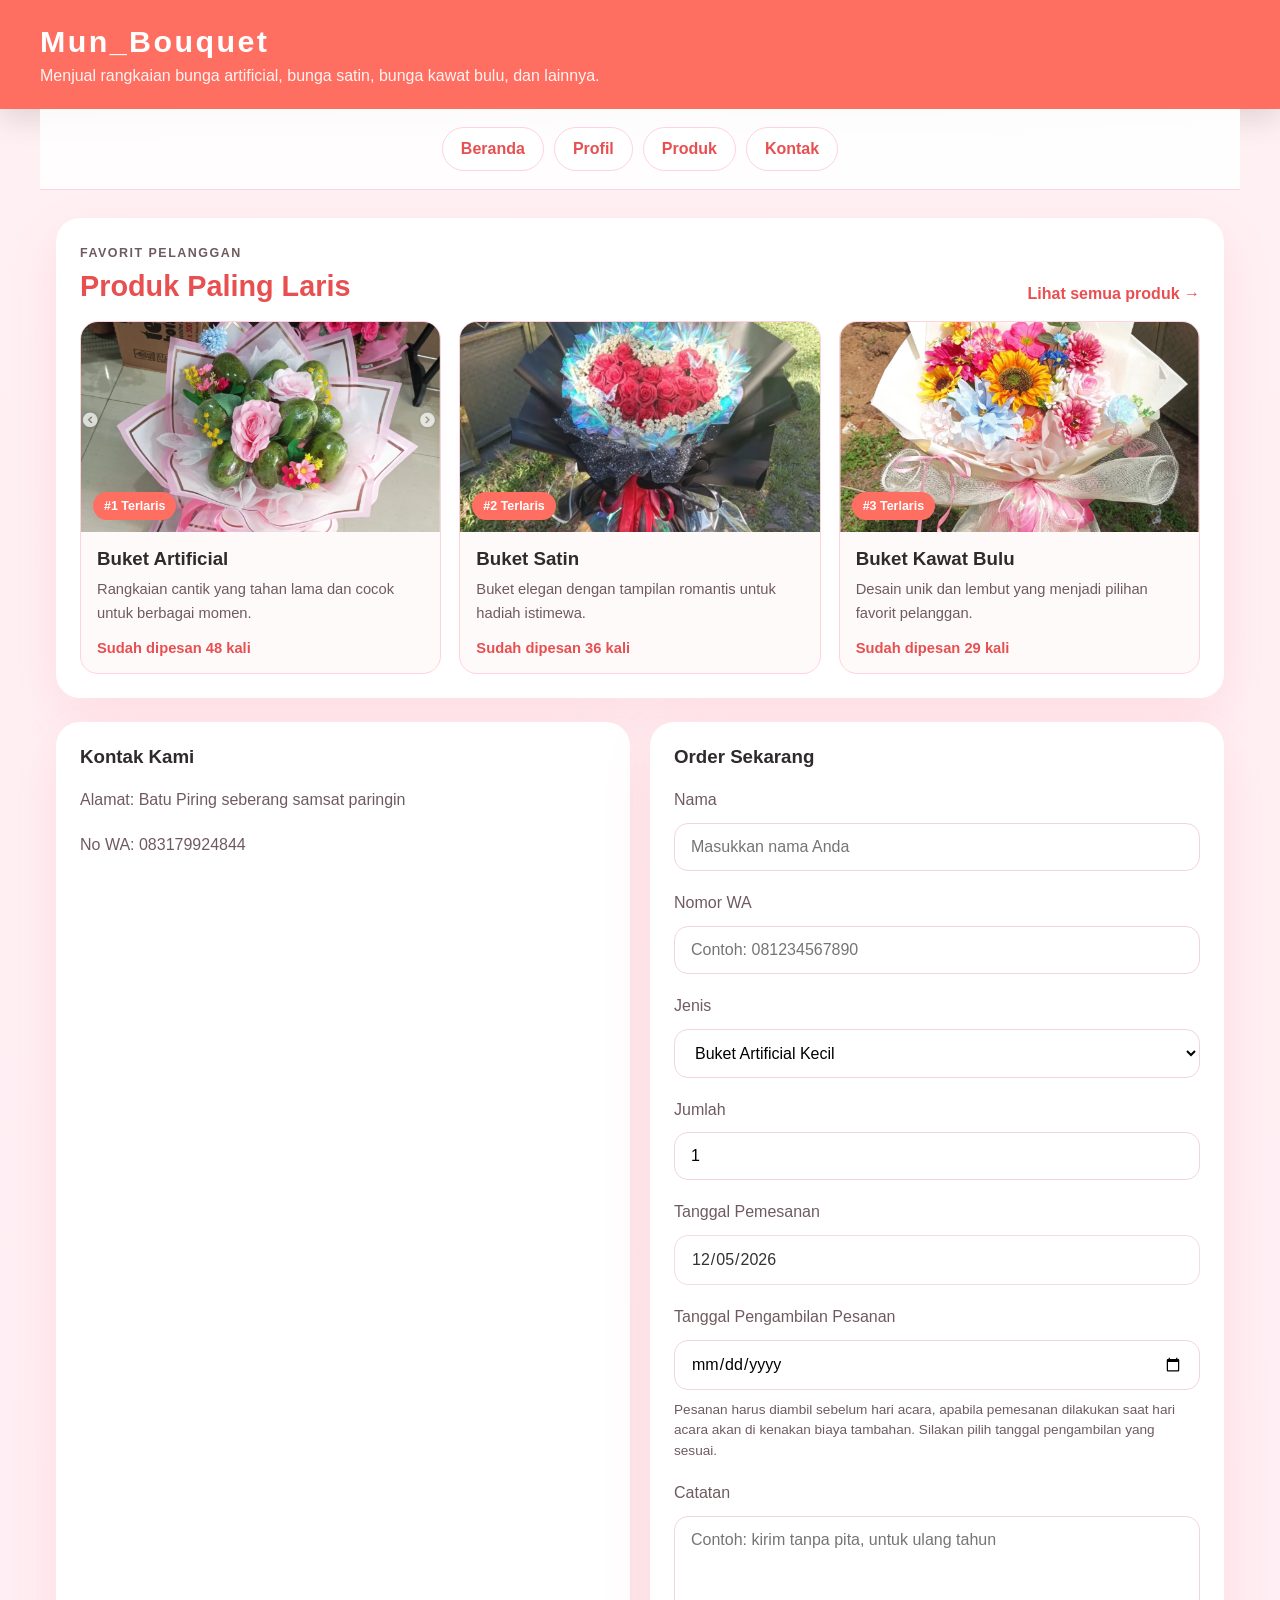
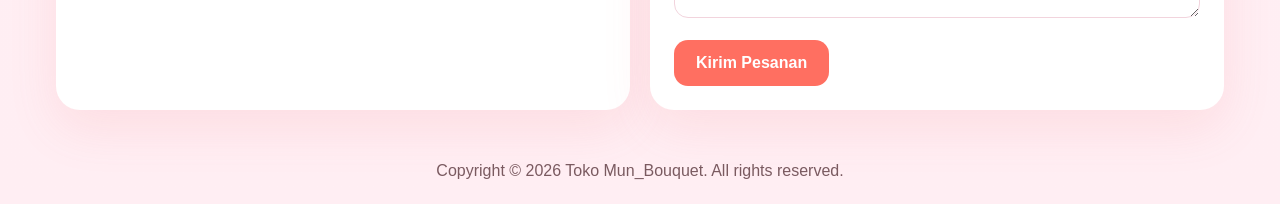
<file: index.html>
<!DOCTYPE html>
<html lang="id">
<head>
    <meta charset="UTF-8">
    <meta name="viewport" content="width=device-width, initial-scale=1.0">
    <title>Mun_Bouquet</title>
    <link rel="stylesheet" href="css/style.css">
</head>
<body>
    <header>
        <div class="brand">
            <div>
                <h1>Mun_Bouquet</h1>
                <p>Menjual rangkaian bunga artificial, bunga satin, bunga kawat bulu, dan lainnya.</p>
            </div>
        </div>
    </header>

    <nav class="menu">
        <a href="index.html">Beranda</a>
        <a href="profil.html">Profil</a>
        <a href="produk.html">Produk</a>
        <a href="kontak.html">Kontak</a>
    </nav>

    <main class="content">
        <section class="card best-sellers">
            <div class="section-heading">
                <div>
                    <p class="eyebrow">Favorit pelanggan</p>
                    <h2>Produk Paling Laris</h2>
                </div>
                <a class="see-all" href="produk.html">Lihat semua produk &rarr;</a>
            </div>

            <div class="best-seller-grid">
                <article class="best-seller-card">
                    <div class="best-seller-image">
                        <img src="images/buket_1.png" alt="Buket Artificial paling laris">
                        <span class="rank-badge">#1 Terlaris</span>
                    </div>
                    <div class="best-seller-info">
                        <h3>Buket Artificial</h3>
                        <p>Rangkaian cantik yang tahan lama dan cocok untuk berbagai momen.</p>
                        <strong>Sudah dipesan 48 kali</strong>
                    </div>
                </article>

                <article class="best-seller-card">
                    <div class="best-seller-image">
                        <img src="images/buket_2.png" alt="Buket Satin paling laris">
                        <span class="rank-badge">#2 Terlaris</span>
                    </div>
                    <div class="best-seller-info">
                        <h3>Buket Satin</h3>
                        <p>Buket elegan dengan tampilan romantis untuk hadiah istimewa.</p>
                        <strong>Sudah dipesan 36 kali</strong>
                    </div>
                </article>

                <article class="best-seller-card">
                    <div class="best-seller-image">
                        <img src="images/buket_3.png" alt="Buket Kawat Bulu paling laris">
                        <span class="rank-badge">#3 Terlaris</span>
                    </div>
                    <div class="best-seller-info">
                        <h3>Buket Kawat Bulu</h3>
                        <p>Desain unik dan lembut yang menjadi pilihan favorit pelanggan.</p>
                        <strong>Sudah dipesan 29 kali</strong>
                    </div>
                </article>
            </div>
        </section>

        <div class="card-grid">
            <section class="contact-card">
                <h3>Kontak Kami</h3>
                <p>Alamat: Batu Piring seberang samsat paringin</p>
                <p>No WA: 083179924844</p>
            </section>

            <section class="order-card">
                <h3>Order Sekarang</h3>
                <form id="order-form">
                    <label for="customer-name">Nama</label>
                    <input id="customer-name" name="customer-name" type="text" placeholder="Masukkan nama Anda" required>

                    <label for="customer-phone">Nomor WA</label>
                    <input id="customer-phone" name="customer-phone" type="tel" placeholder="Contoh: 081234567890" required>

                    <label for="product-type">Jenis</label>
                    <select id="product-type" name="product-type" required>
                        <option value="Buket Artificial Kecil">Buket Artificial Kecil</option>
                        <option value="Buket Artificial Sedang">Buket Artificial Sedang</option>
                        <option value="Buket Artificial Besar">Buket Artificial Besar</option>
                        <option value="Buket Satin 7 Tangkai">Buket Satin 7 Tangkai</option>
                        <option value="Buket Satin 10 Tangkai">Buket Satin 10 Tangkai</option>
                        <option value="Buket Satin 20 Tangkai">Buket Satin 20 Tangkai</option>
                        <option value="Buket Satin Custom Jumlah">Buket Satin Custom Jumlah</option>
                        <option value="Buket Kawat Bulu Kecil">Buket Kawat Bulu Kecil</option>
                        <option value="Buket Kawat Bulu Sedang">Buket Kawat Bulu Sedang</option>
                        <option value="Buket Kawat Bulu Besar">Buket Kawat Bulu Besar</option>
                        <option value="Buket Custom">Buket Custom</option>
                    </select>

                    <label for="product-quantity">Jumlah</label>
                    <input id="product-quantity" name="product-quantity" type="number" min="1" value="1" required>

                    <label for="order-date">Tanggal Pemesanan</label>
                    <input id="order-date" name="order-date" type="date" required readonly aria-readonly="true" tabindex="-1">

                    <label for="pickup-date">Tanggal Pengambilan Pesanan</label>
                    <input id="pickup-date" name="pickup-date" type="date" required>
                    <small class="date-note">Pesanan harus diambil sebelum hari acara, apabila pemesanan dilakukan saat hari acara akan di kenakan biaya tambahan. Silakan pilih tanggal pengambilan yang sesuai.</small>

                    <label for="order-notes">Catatan</label>
                    <textarea id="order-notes" name="order-notes" rows="4" placeholder="Contoh: kirim tanpa pita, untuk ulang tahun"></textarea>

                    <input type="submit" value="Kirim Pesanan">
                </form>
            </section>
        </div>
    </main>

    <footer>
        Copyright © 2026 Toko Mun_Bouquet. All rights reserved.
    </footer>

    <script>
        document.getElementById('order-form').addEventListener('submit', function (event) {
            event.preventDefault();

            const storePhone = '6283179924844';
            const name = document.getElementById('customer-name').value.trim();
            const phone = document.getElementById('customer-phone').value.trim();
            const product = document.getElementById('product-type').value;
            const quantity = document.getElementById('product-quantity').value;
            const orderDate = document.getElementById('order-date').value;
            const pickupDate = document.getElementById('pickup-date').value;
            const notes = document.getElementById('order-notes').value.trim();

            const messageLines = [
                'Pesanan Baru Buket Toko Mun_Bouquet:',
                'Nama Pembeli: ' + name,
                'Nomor WA: ' + phone,
                'Produk: ' + product,
                'Jumlah: ' + quantity,
                'Tanggal pemesanan: ' + formatDate(orderDate),
                'Tanggal pengambilan: ' + formatDate(pickupDate),
            ];

            if (notes) {
                messageLines.push('Catatan: ' + notes);
            }

            const message = encodeURIComponent(messageLines.join('\n'));
            const whatsappUrl = 'https://api.whatsapp.com/send?phone=' + storePhone + '&text=' + message;

            window.open(whatsappUrl, '_blank');
        });

        const orderDateInput = document.getElementById('order-date');
        const pickupDateInput = document.getElementById('pickup-date');

        function getToday() {
            const today = new Date();
            const year = today.getFullYear();
            const month = String(today.getMonth() + 1).padStart(2, '0');
            const day = String(today.getDate()).padStart(2, '0');
            return year + '-' + month + '-' + day;
        }

        function formatDate(dateValue) {
            return new Date(dateValue + 'T00:00:00').toLocaleDateString('id-ID', {
                day: '2-digit',
                month: 'long',
                year: 'numeric'
            });
        }

        const today = getToday();
        orderDateInput.value = today;
        pickupDateInput.min = today;

        pickupDateInput.addEventListener('change', function () {
            if (pickupDateInput.value < orderDateInput.value) {
                pickupDateInput.setCustomValidity('Tanggal pengambilan tidak boleh sebelum tanggal pemesanan.');
            } else {
                pickupDateInput.setCustomValidity('');
            }
        });
    </script>
</body>
</html>
</file>
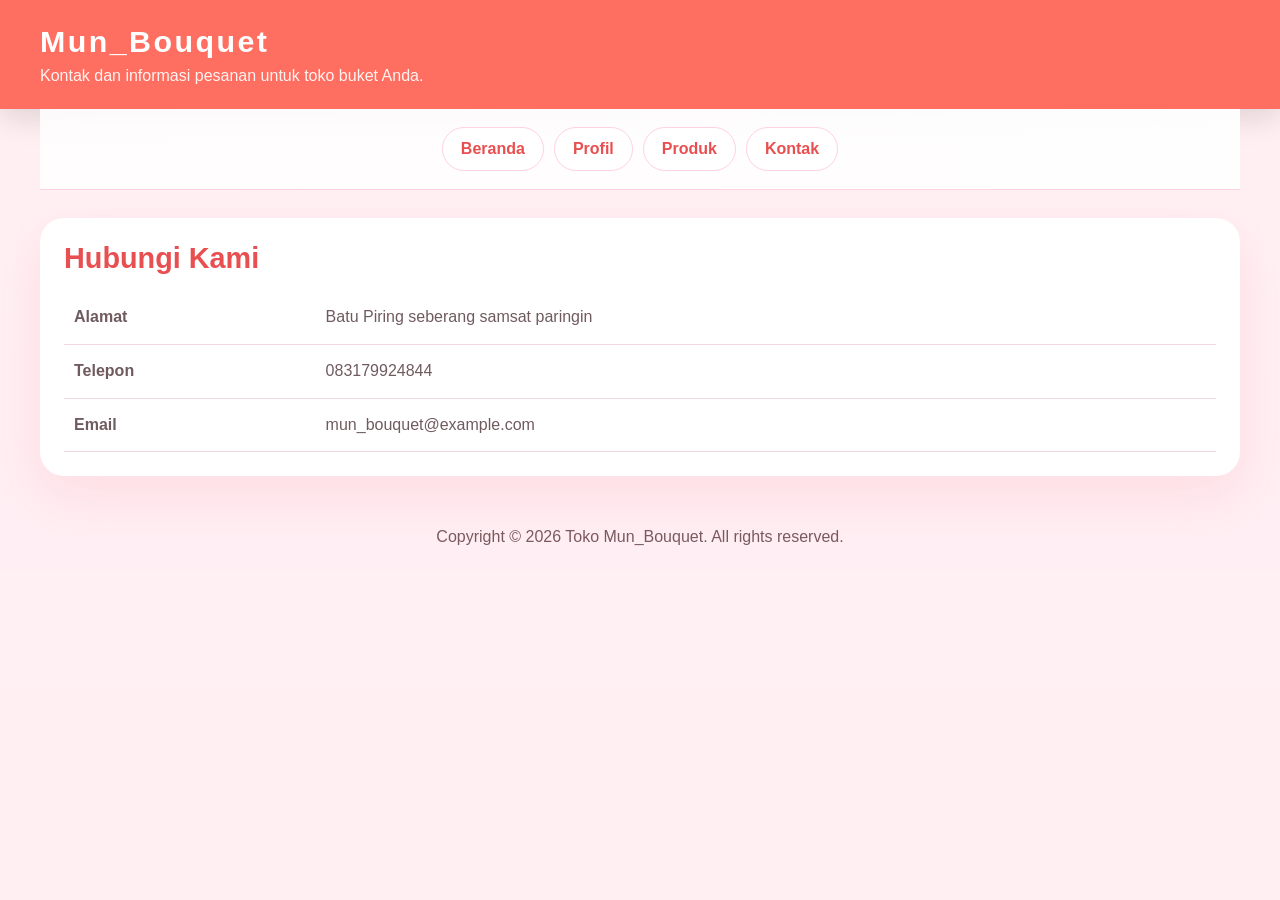
<file: kontak.html>
<!DOCTYPE html>
<html lang="id">
<head>
    <meta charset="UTF-8">
    <meta name="viewport" content="width=device-width, initial-scale=1.0">
    <title>Kontak - Toko Mun_Bouquet</title>
    <link rel="stylesheet" href="css/style.css">
</head>
<body>
    <header>
        <div class="brand">
            <div>
                <h1>Mun_Bouquet</h1>
                <p>Kontak dan informasi pesanan untuk toko buket Anda.</p>
            </div>
        </div>
    </header>

    <nav class="menu">
        <a href="index.html">Beranda</a>
        <a href="profil.html">Profil</a>
        <a href="produk.html">Produk</a>
        <a href="kontak.html">Kontak</a>
    </nav>

    <main class="container card">
        <h2>Hubungi Kami</h2>
        <table>
            <tr>
                <td><strong>Alamat</strong></td>
                <td>Batu Piring seberang samsat paringin</td>
            </tr>
            <tr>
                <td><strong>Telepon</strong></td>
                <td>083179924844</td>
            </tr>
            <tr>
                <td><strong>Email</strong></td>
                <td>mun_bouquet@example.com</td>
            </tr>
        </table>
    </main>

    <footer>
        Copyright © 2026 Toko Mun_Bouquet. All rights reserved.
    </footer>
</body>
</html>
</file>
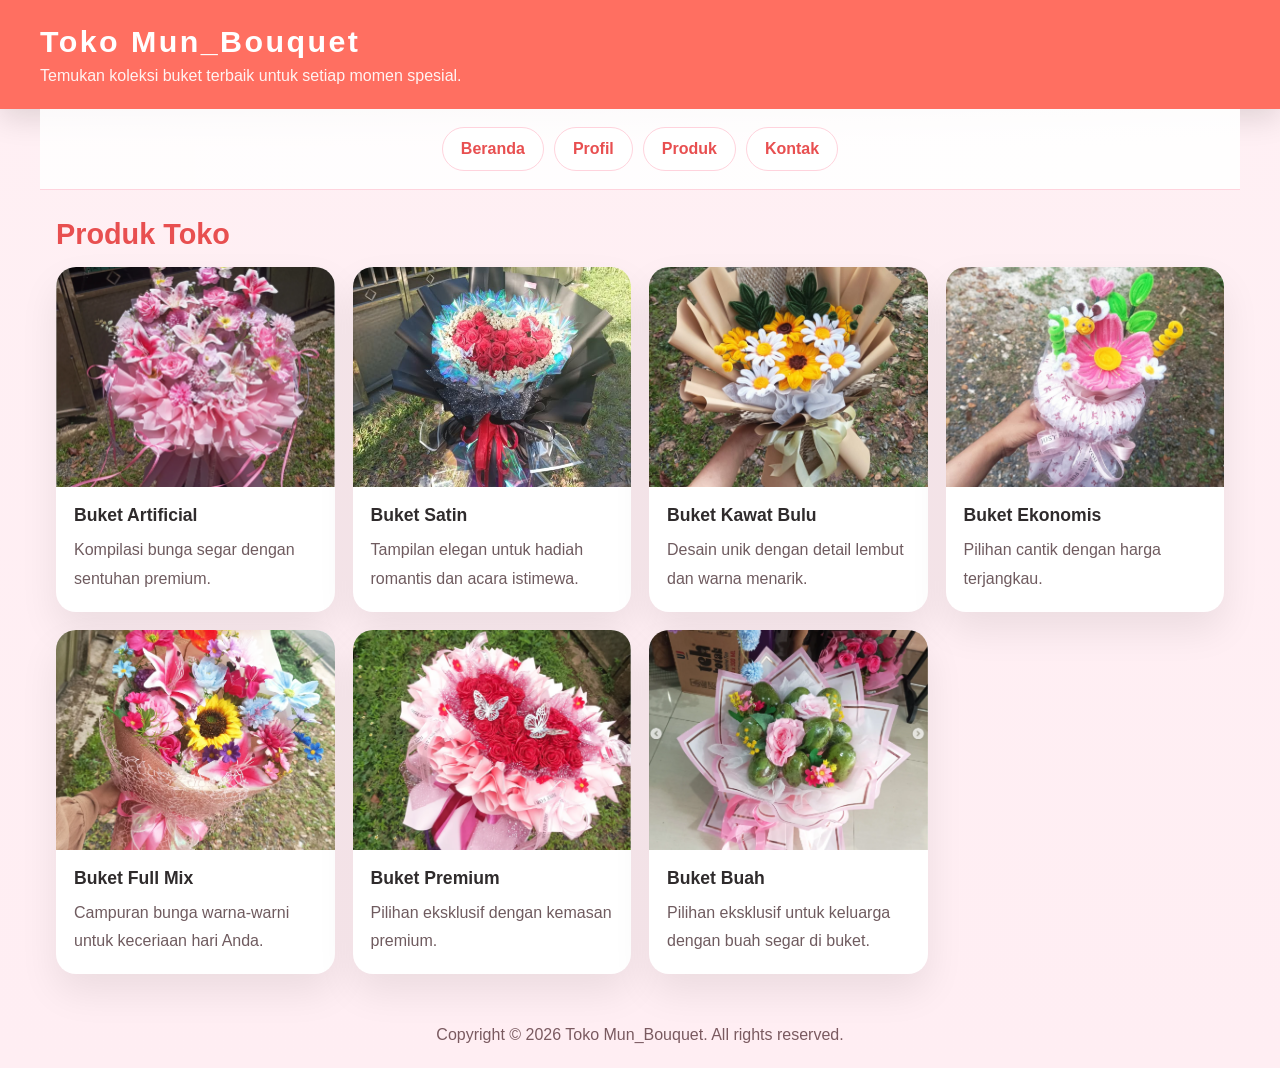
<file: produk.html>
<!DOCTYPE html>
<html lang="id">
<head>
    <meta charset="UTF-8">
    <meta name="viewport" content="width=device-width, initial-scale=1.0">
    <title>Produk - Toko Mun_Bouquet</title>
    <link rel="stylesheet" href="css/style.css">
</head>
<body>
    <header>
        <div class="brand">
            <div>
                <h1>Toko Mun_Bouquet</h1>
                <p>Temukan koleksi buket terbaik untuk setiap momen spesial.</p>
            </div>
        </div>
    </header>

    <nav class="menu">
        <a href="index.html">Beranda</a>
        <a href="profil.html">Profil</a>
        <a href="produk.html">Produk</a>
        <a href="kontak.html">Kontak</a>
    </nav>

    <main class="container">
        <h2>Produk Toko</h2>
        <div class="product-grid">
            <article class="product-card">
                <img src="images/buket_4.png" alt="Buket 1">
                <div class="product-info">
                    <h3>Buket Artificial</h3>
                    <p>Kompilasi bunga segar dengan sentuhan premium.</p>
                </div>
            </article>
            <article class="product-card">
                <img src="images/buket_2.png" alt="Buket 2">
                <div class="product-info">
                    <h3>Buket Satin</h3>
                    <p>Tampilan elegan untuk hadiah romantis dan acara istimewa.</p>
                </div>
            </article>
            <article class="product-card">
                <img src="images/buket_7.jpeg" alt="Buket 3">
                <div class="product-info">
                    <h3>Buket Kawat Bulu</h3>
                    <p>Desain unik dengan detail lembut dan warna menarik.</p>
                </div>
            </article>
            <article class="product-card">
                <img src="images/buket_8.jpeg" alt="Buket 4">
                <div class="product-info">
                    <h3>Buket Ekonomis</h3>
                    <p>Pilihan cantik dengan harga terjangkau.</p>
                </div>
            </article>
            <article class="product-card">
                <img src="images/buket_5.png" alt="Buket 5">
                <div class="product-info">
                    <h3>Buket Full Mix</h3>
                    <p>Campuran bunga warna-warni untuk keceriaan hari Anda.</p>
                </div>
            </article>
            <article class="product-card">
                <img src="images/buket_6.png" alt="Buket 6">
                <div class="product-info">
                    <h3>Buket Premium</h3>
                    <p>Pilihan eksklusif dengan kemasan premium.</p>
                </div>
            </article>
            <article class="product-card">
                <img src="images/buket_1.png" alt="Buket 7">
                <div class="product-info">
                    <h3>Buket Buah</h3>
                    <p>Pilihan eksklusif untuk keluarga dengan buah segar di buket.</p>
                </div>
            </article>
        </div>
    </main>

    <footer>
        Copyright © 2026 Toko Mun_Bouquet. All rights reserved.
    </footer>
</body>
</html>
</file>
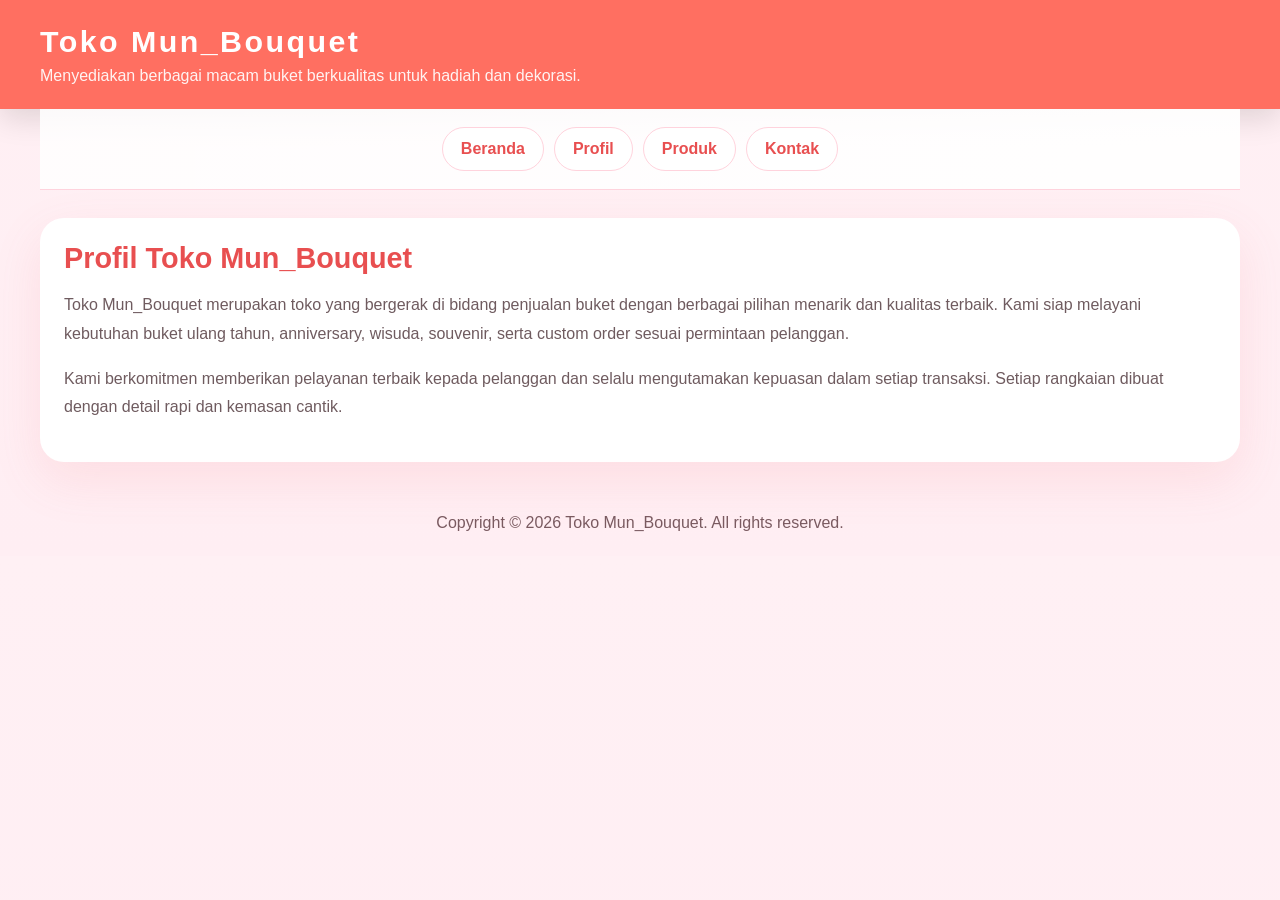
<file: profil.html>
<!DOCTYPE html>
<html lang="id">
<head>
    <meta charset="UTF-8">
    <meta name="viewport" content="width=device-width, initial-scale=1.0">
    <title>Profil - Toko Mun_Bouquet</title>
    <link rel="stylesheet" href="css/style.css">
</head>
<body>
    <header>
        <div class="brand">
            <div>
                <h1>Toko Mun_Bouquet</h1>
                <p>Menyediakan berbagai macam buket berkualitas untuk hadiah dan dekorasi.</p>
            </div>
        </div>
    </header>

    <nav class="menu">
        <a href="index.html">Beranda</a>
        <a href="profil.html">Profil</a>
        <a href="produk.html">Produk</a>
        <a href="kontak.html">Kontak</a>
    </nav>

    <main class="container card">
        <h2>Profil Toko Mun_Bouquet</h2>
        <p>Toko Mun_Bouquet merupakan toko yang bergerak di bidang penjualan buket dengan berbagai pilihan menarik dan kualitas terbaik. Kami siap melayani kebutuhan buket ulang tahun, anniversary, wisuda, souvenir, serta custom order sesuai permintaan pelanggan.</p>
        <p>Kami berkomitmen memberikan pelayanan terbaik kepada pelanggan dan selalu mengutamakan kepuasan dalam setiap transaksi. Setiap rangkaian dibuat dengan detail rapi dan kemasan cantik.</p>
    </main>

    <footer>
        Copyright © 2026 Toko Mun_Bouquet. All rights reserved.
    </footer>
</body>
</html>
</file>
<file: css/style.css>
/* Style UI seperti Shopee khusus toko buket */
:root {
  --bg: #fff0f4;
  --surface: #ffffff;
  --surface-strong: #ffe6e9;
  --text: #2f2b2c;
  --muted: #6f5b5f;
  --primary: #ff6f61;
  --primary-dark: #e84f50;
  --accent: #ffb1c1;
  --border: #ffd3dd;
  --shadow: 0 18px 50px rgba(238, 101, 109, 0.12);
}

* {
  box-sizing: border-box;
}

html {
  scroll-behavior: smooth;
}

body {
  margin: 0;
  font-family: 'Segoe UI', Tahoma, Geneva, Verdana, sans-serif;
  background: linear-gradient(180deg, #fff0f4 0%, #ffeef3 100%);
  color: var(--text);
}

img {
  max-width: 100%;
  display: block;
}

a {
  color: inherit;
  text-decoration: none;
}

button,
input,
select,
textarea {
  font: inherit;
}

header {
  background: var(--primary);
  color: white;
  padding: 24px 16px;
  box-shadow: 0 10px 28px rgba(0,0,0,0.12);
}

header .brand {
  max-width: 1200px;
  margin: 0 auto;
  display: flex;
  align-items: center;
  justify-content: space-between;
  gap: 16px;
  flex-wrap: wrap;
}

header h1 {
  margin: 0;
  font-size: 1.9rem;
  letter-spacing: 0.08em;
}

header p {
  margin: 8px 0 0;
  opacity: 0.92;
  max-width: 620px;
}

.menu {
  max-width: 1200px;
  margin: 0 auto;
  padding: 18px 16px;
  display: flex;
  flex-wrap: wrap;
  gap: 10px;
  justify-content: center;
  background: linear-gradient(90deg, rgba(255,255,255,0.85), rgba(255,255,255,0.95));
  border-bottom: 1px solid var(--border);
}

.menu h3 {
  width: 100%;
  margin: 0 0 6px;
  text-align: center;
  color: var(--primary-dark);
  font-size: 1.1rem;
}

.menu a {
  display: inline-block;
  padding: 12px 18px;
  border-radius: 999px;
  background: #fff;
  border: 1px solid var(--border);
  color: var(--primary-dark);
  font-weight: 700;
  transition: transform .2s ease, background .2s ease, color .2s ease;
}

.menu a:hover {
  background: var(--accent);
  color: #7e2e36;
  transform: translateY(-1px);
}

.container,
.content {
  max-width: 1200px;
  margin: 28px auto;
  padding: 0 16px;
}

.content {
  display: grid;
  gap: 24px;
}

.content h2,
.container h2 {
  margin: 0 0 16px;
  font-size: 1.8rem;
  color: var(--primary-dark);
}

.content p,
.container p,
.container td,
.container th,
form label {
  color: var(--muted);
  line-height: 1.8;
}

.highlight {
  color: var(--primary);
  font-weight: 700;
}

.card {
  background: var(--surface);
  border-radius: 24px;
  padding: 24px;
  box-shadow: var(--shadow);
}

.card-grid {
  display: grid;
  grid-template-columns: repeat(auto-fit, minmax(260px, 1fr));
  gap: 20px;
}

.product-grid {
  display: grid;
  grid-template-columns: repeat(auto-fit, minmax(240px, 1fr));
  gap: 18px;
}

.product-card {
  background: white;
  border-radius: 20px;
  overflow: hidden;
  box-shadow: 0 18px 38px rgba(0,0,0,0.08);
  transition: transform .25s ease, box-shadow .25s ease;
}

.product-card:hover {
  transform: translateY(-4px);
}

.product-card img {
  width: 100%;
  height: 220px;
  object-fit: cover;
}

.product-card .product-info {
  padding: 18px;
}

.product-card .product-info h3 {
  margin: 0 0 10px;
  font-size: 1.1rem;
}

.product-card .product-info p {
  margin: 0;
  color: var(--muted);
}

.section-heading {
  display: flex;
  align-items: flex-end;
  justify-content: space-between;
  gap: 16px;
  margin-bottom: 18px;
}

.section-heading h2 {
  margin-bottom: 0;
}

.eyebrow {
  margin: 0 0 6px;
  color: var(--primary);
  font-size: .78rem;
  font-weight: 800;
  letter-spacing: .12em;
  text-transform: uppercase;
}

.see-all {
  color: var(--primary-dark);
  font-weight: 700;
  white-space: nowrap;
}

.see-all:hover {
  text-decoration: underline;
}

.best-seller-grid {
  display: grid;
  grid-template-columns: repeat(3, 1fr);
  gap: 18px;
}

.best-seller-card {
  overflow: hidden;
  background: #fffafa;
  border: 1px solid var(--border);
  border-radius: 18px;
  transition: transform .25s ease, box-shadow .25s ease;
}

.best-seller-card:hover {
  transform: translateY(-4px);
  box-shadow: 0 14px 30px rgba(238, 101, 109, 0.16);
}

.best-seller-image {
  position: relative;
}

.best-seller-image img {
  width: 100%;
  height: 210px;
  object-fit: cover;
}

.rank-badge {
  position: absolute;
  left: 12px;
  bottom: 12px;
  padding: 7px 11px;
  border-radius: 999px;
  background: var(--primary);
  color: white;
  font-size: .78rem;
  font-weight: 800;
}

.best-seller-info {
  padding: 16px;
}

.best-seller-info h3 {
  margin: 0 0 8px;
}

.best-seller-info p {
  margin: 0 0 13px;
  font-size: .92rem;
  line-height: 1.6;
}

.best-seller-info strong {
  display: inline-block;
  color: var(--primary-dark);
  font-size: .92rem;
}

.order-card,
.card-form,
.contact-card {
  background: var(--surface);
  border-radius: 24px;
  padding: 24px;
  box-shadow: var(--shadow);
}

.order-card h3,
.contact-card h3,
.card-form h3 {
  margin-top: 0;
}

input[type="text"],
input[type="email"],
input[type="tel"],
input[type="file"],
input[type="number"],
input[type="date"],
select,
textarea {
  width: 100%;
  border: 1px solid #f2d4dd;
  border-radius: 14px;
  background: #fff;
  padding: 14px 16px;
  margin-top: 8px;
  margin-bottom: 18px;
  transition: border-color .2s ease, box-shadow .2s ease;
}

#order-date {
  cursor: not-allowed;
  opacity: .8;
  pointer-events: none;
}

input[type="text"]:focus,
input[type="email"]:focus,
select:focus,
textarea:focus {
  outline: none;
  border-color: var(--primary);
  box-shadow: 0 0 0 4px rgba(255,111,97,0.12);
}

.custom-photo-group {
  margin-bottom: 18px;
  padding: 14px;
  border: 1px dashed var(--accent);
  border-radius: 14px;
  background: #fff8fa;
}

.custom-photo-group[hidden] {
  display: none;
}

.custom-photo-group label {
  display: block;
  margin-bottom: 8px;
  font-weight: 700;
}

.custom-photo-group input[type="file"] {
  margin: 0 0 6px;
  padding: 10px;
  background: white;
}

.custom-photo-group small {
  display: block;
  color: var(--muted);
  line-height: 1.5;
}

.custom-photo-preview {
  width: 100%;
  max-height: 220px;
  margin-top: 12px;
  border-radius: 12px;
  object-fit: cover;
}

.date-note {
  display: block;
  margin: -8px 0 18px;
  color: var(--muted);
  font-size: .85rem;
  line-height: 1.5;
}

button,
input[type="submit"] {
  display: inline-flex;
  align-items: center;
  justify-content: center;
  padding: 14px 22px;
  border: none;
  border-radius: 14px;
  background: var(--primary);
  color: white;
  font-weight: 700;
  cursor: pointer;
  transition: background .2s ease, transform .2s ease;
}

button:hover,
input[type="submit"]:hover {
  background: var(--primary-dark);
  transform: translateY(-1px);
}

table {
  width: 100%;
  border-collapse: collapse;
}

td,
th {
  padding: 12px 10px;
}

tbody tr {
  border-bottom: 1px solid #f3d8df;
}

footer {
  text-align: center;
  padding: 24px 16px;
  color: #7a5a60;
}

@media (max-width: 768px) {
  header .brand {
    flex-direction: column;
    align-items: flex-start;
  }

  .menu {
    padding: 16px;
  }

  .section-heading {
    align-items: flex-start;
    flex-direction: column;
  }

  .best-seller-grid {
    grid-template-columns: 1fr;
  }
}
</file>
